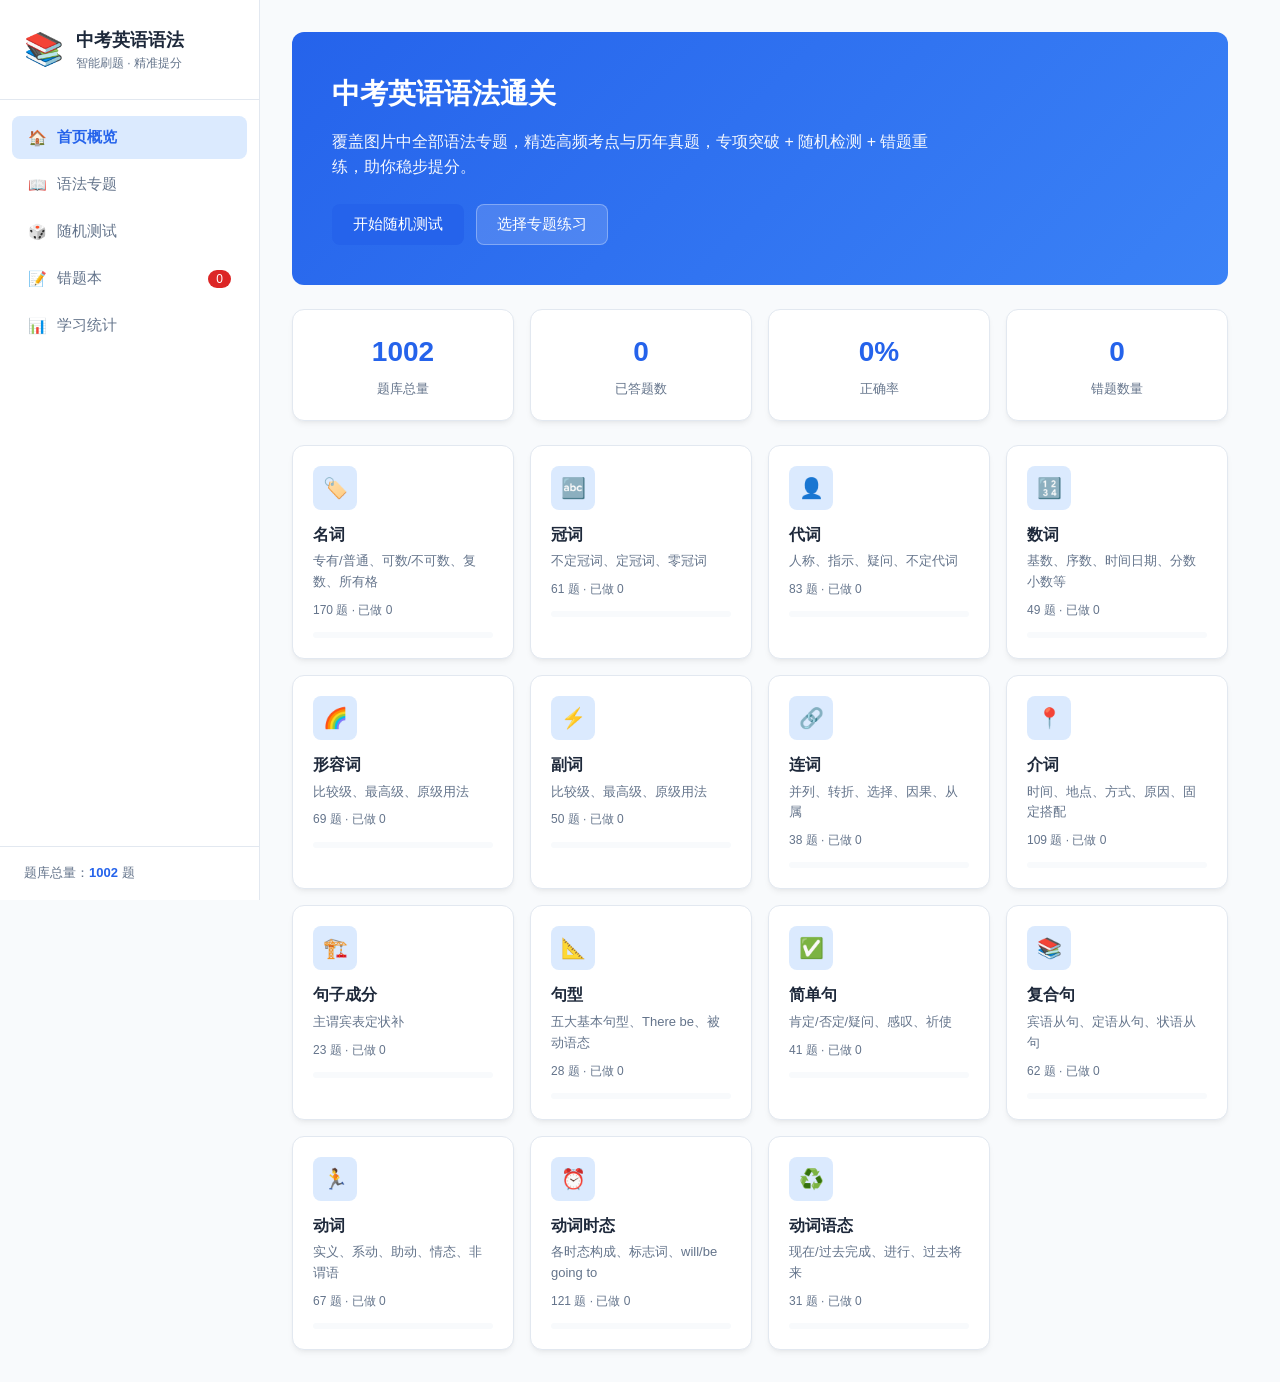
<file: index.html>
<!DOCTYPE html>
<html lang="zh-CN">
<head>
  <meta charset="UTF-8">
  <meta name="viewport" content="width=device-width, initial-scale=1.0">
  <title>中考英语语法通关 - 智能题库</title>
  <link rel="stylesheet" href="css/styles.css">
</head>
<body>
  <div class="app-container">
    <aside class="sidebar">
      <div class="brand">
        <div class="brand-icon">📚</div>
        <div>
          <h1>中考英语语法</h1>
          <p>智能刷题 · 精准提分</p>
        </div>
      </div>
      <nav class="nav-menu">
        <button class="nav-item active" data-view="dashboard">
          <span>🏠</span> 首页概览
        </button>
        <button class="nav-item" data-view="topics">
          <span>📖</span> 语法专题
        </button>
        <button class="nav-item" data-view="random">
          <span>🎲</span> 随机测试
        </button>
        <button class="nav-item" data-view="wrongbook">
          <span>📝</span> 错题本
          <span class="badge" id="wrong-count">0</span>
        </button>
        <button class="nav-item" data-view="stats">
          <span>📊</span> 学习统计
        </button>
      </nav>
      <div class="sidebar-footer">
        <p>题库总量：<strong id="total-questions">0</strong> 题</p>
      </div>
    </aside>

    <main class="main-content">
      <!-- 首页概览 -->
      <section class="view active" id="view-dashboard">
        <div class="hero">
          <h2>中考英语语法通关</h2>
          <p>覆盖图片中全部语法专题，精选高频考点与历年真题，专项突破 + 随机检测 + 错题重练，助你稳步提分。</p>
          <div class="hero-actions">
            <button class="btn btn-primary" id="btn-random-quick">开始随机测试</button>
            <button class="btn btn-secondary" id="btn-topics-quick">选择专题练习</button>
          </div>
        </div>
        <div class="dashboard-stats">
          <div class="stat-card">
            <div class="stat-value" id="dashboard-total">0</div>
            <div class="stat-label">题库总量</div>
          </div>
          <div class="stat-card">
            <div class="stat-value" id="dashboard-answered">0</div>
            <div class="stat-label">已答题数</div>
          </div>
          <div class="stat-card">
            <div class="stat-value" id="dashboard-correct">0%</div>
            <div class="stat-label">正确率</div>
          </div>
          <div class="stat-card">
            <div class="stat-value" id="dashboard-wrong">0</div>
            <div class="stat-label">错题数量</div>
          </div>
        </div>
        <div class="topic-grid" id="topic-preview"></div>
      </section>

      <!-- 语法专题 -->
      <section class="view" id="view-topics">
        <header class="view-header">
          <h2>语法专题</h2>
          <p>点击图片中任意专题开始专项练习</p>
        </header>
        <div class="topic-grid" id="topic-list"></div>
      </section>

      <!-- 专题练习 / 随机测试 答题界面 -->
      <section class="view" id="view-quiz">
        <header class="view-header quiz-header">
          <div>
            <h2 id="quiz-title">专题练习</h2>
            <p id="quiz-subtitle">第 1 题 / 共 20 题</p>
          </div>
          <div class="quiz-meta">
            <span class="timer" id="quiz-timer">⏱ 00:00</span>
            <button class="btn btn-ghost" id="btn-quit">退出</button>
          </div>
        </header>
        <div class="quiz-progress">
          <div class="progress-bar" id="progress-bar"></div>
        </div>
        <div class="quiz-card" id="quiz-card">
          <div class="question-source" id="question-source"></div>
          <div class="question-text" id="question-text"></div>
          <div class="options" id="options"></div>
          <div class="answer-area hidden" id="answer-area">
            <div class="answer-status" id="answer-status"></div>
            <div class="answer-detail">
              <h4>答案详解</h4>
              <p id="answer-explanation"></p>
              <p id="answer-knowledge" class="knowledge-point"></p>
            </div>
          </div>
          <div class="quiz-actions">
            <button class="btn btn-primary hidden" id="btn-next">下一题</button>
            <button class="btn btn-secondary hidden" id="btn-submit-quiz">交卷</button>
          </div>
        </div>
      </section>

      <!-- 结果页 -->
      <section class="view" id="view-result">
        <div class="result-card">
          <h2>测试完成</h2>
          <div class="result-score">
            <span id="result-score">0</span>
            <small>/ <span id="result-total">0</span></small>
          </div>
          <p class="result-rate" id="result-rate">正确率 0%</p>
          <p class="result-time" id="result-time">用时 00:00</p>
          <div class="result-actions">
            <button class="btn btn-primary" id="btn-review">查看解析</button>
            <button class="btn btn-secondary" id="btn-retry">再做一次</button>
            <button class="btn btn-ghost" id="btn-back-home">返回首页</button>
          </div>
        </div>
        <div class="result-detail hidden" id="result-detail">
          <h3>答题解析</h3>
          <div id="result-detail-list"></div>
        </div>
      </section>

      <!-- 错题本 -->
      <section class="view" id="view-wrongbook">
        <header class="view-header">
          <h2>错题本</h2>
          <p>自动收集答错的题目，针对性复习</p>
        </header>
        <div class="wrongbook-toolbar">
          <button class="btn btn-primary" id="btn-redo-wrong">错题重做</button>
          <button class="btn btn-danger" id="btn-clear-wrong">清空错题</button>
        </div>
        <div class="wrongbook-list" id="wrongbook-list"></div>
      </section>

      <!-- 学习统计 -->
      <section class="view" id="view-stats">
        <header class="view-header">
          <h2>学习统计</h2>
          <p>记录你的练习进度与薄弱环节</p>
        </header>
        <div class="stats-container">
          <div class="stat-overview">
            <div class="stat-card">
              <div class="stat-value" id="stats-total">0</div>
              <div class="stat-label">总题量</div>
            </div>
            <div class="stat-card">
              <div class="stat-value" id="stats-answered">0</div>
              <div class="stat-label">已答题数</div>
            </div>
            <div class="stat-card">
              <div class="stat-value" id="stats-correct">0%</div>
              <div class="stat-label">总正确率</div>
            </div>
            <div class="stat-card">
              <div class="stat-value" id="stats-wrong">0</div>
              <div class="stat-label">错题数</div>
            </div>
          </div>
          <div class="topic-stats" id="topic-stats"></div>
        </div>
      </section>
    </main>
  </div>

  <!-- 专题练习 / 随机测试 设置弹窗 -->
  <div class="modal-overlay hidden" id="modal-setup">
    <div class="modal-card">
      <h3 id="modal-setup-title">练习设置</h3>
      <p id="modal-setup-desc">选择本次练习的题数</p>
      <div class="modal-count-selector">
        <label>题数：<span id="modal-count-display">20</span></label>
        <input type="range" id="modal-count-slider" min="10" max="200" value="20" step="5">
        <div class="modal-count-presets" id="modal-presets"></div>
      </div>
      <div class="modal-actions">
        <button class="btn btn-primary" id="modal-start-btn">开始练习</button>
        <button class="btn btn-ghost" id="modal-cancel-btn">取消</button>
      </div>
    </div>
  </div>

  <script src="js/questions.js"></script>
  <script src="js/app.js"></script>
</body>
</html>
</file>
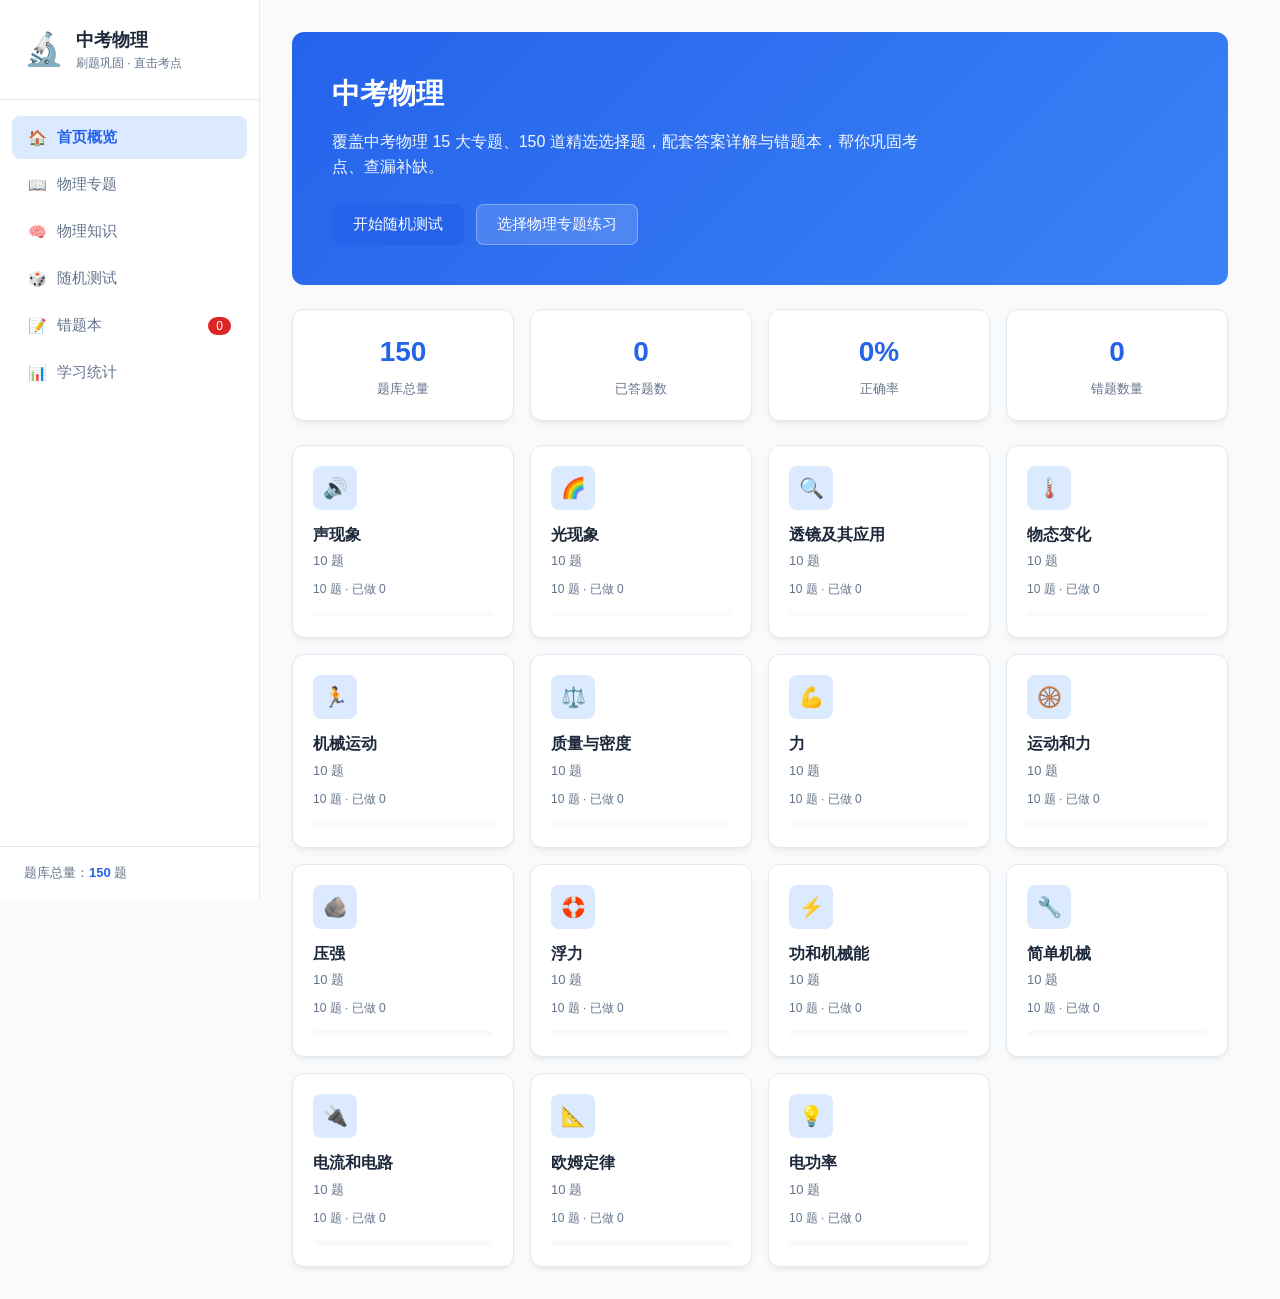
<file: physics-quiz/index.html>
<!DOCTYPE html>
<html lang="zh-CN">
<head>
  <meta charset="UTF-8">
  <meta name="viewport" content="width=device-width, initial-scale=1.0">
  <title>中考物理刷题网站</title>
  <link rel="stylesheet" href="css/styles.css">
</head>
<body>
  <div class="app-container">
    <aside class="sidebar">
      <div class="brand">
        <div class="brand-icon">🔬</div>
        <div>
          <h1>中考物理</h1>
          <p>刷题巩固 · 直击考点</p>
        </div>
      </div>
      <nav class="nav-menu">
        <button class="nav-item active" data-view="dashboard">
          <span>🏠</span> 首页概览
        </button>
        <button class="nav-item" data-view="topics">
          <span>📖</span> 物理专题
        </button>
        <button class="nav-item" data-view="grammar">
          <span>🧠</span> 物理知识
        </button>
        <button class="nav-item" data-view="random">
          <span>🎲</span> 随机测试
        </button>
        <button class="nav-item" data-view="wrongbook">
          <span>📝</span> 错题本
          <span class="badge" id="wrong-count">0</span>
        </button>
        <button class="nav-item" data-view="stats">
          <span>📊</span> 学习统计
        </button>
      </nav>
      <div class="sidebar-footer">
        <p>题库总量：<strong id="total-questions">0</strong> 题</p>
      </div>
    </aside>

    <main class="main-content">
      <!-- 首页概览 -->
      <section class="view active" id="view-dashboard">
        <div class="hero">
          <h2>中考物理</h2>
          <p>覆盖中考物理 15 大专题、150 道精选选择题，配套答案详解与错题本，帮你巩固考点、查漏补缺。</p>
          <div class="hero-actions">
            <button class="btn btn-primary" id="btn-random-quick">开始随机测试</button>
            <button class="btn btn-secondary" id="btn-topics-quick">选择物理专题练习</button>
          </div>
        </div>
        <div class="dashboard-stats">
          <div class="stat-card">
            <div class="stat-value" id="dashboard-total">0</div>
            <div class="stat-label">题库总量</div>
          </div>
          <div class="stat-card">
            <div class="stat-value" id="dashboard-answered">0</div>
            <div class="stat-label">已答题数</div>
          </div>
          <div class="stat-card">
            <div class="stat-value" id="dashboard-correct">0%</div>
            <div class="stat-label">正确率</div>
          </div>
          <div class="stat-card">
            <div class="stat-value" id="dashboard-wrong">0</div>
            <div class="stat-label">错题数量</div>
          </div>
        </div>
        <div class="topic-grid" id="topic-preview"></div>
      </section>

      <!-- 专题 -->
      <section class="view" id="view-topics">
        <header class="view-header">
          <h2>物理专题</h2>
          <p>点击任意物理专题开始专项练习</p>
        </header>
        <div class="topic-grid" id="topic-list"></div>
      </section>

      <!-- 答题界面 -->
      <section class="view" id="view-quiz">
        <header class="view-header quiz-header">
          <div>
            <h2 id="quiz-title">专项练习</h2>
            <p id="quiz-subtitle">第 1 题 / 共 20 题</p>
          </div>
          <div class="quiz-meta">
            <span class="timer" id="quiz-timer">⏱ 00:00</span>
            <button class="btn btn-ghost" id="btn-quit">退出</button>
          </div>
        </header>
        <div class="quiz-progress">
          <div class="progress-bar" id="progress-bar"></div>
        </div>
        <div class="quiz-card" id="quiz-card">
          <div class="question-source" id="question-source"></div>
          <div class="question-text" id="question-text"></div>
          <div class="options" id="options"></div>
          <div class="answer-area hidden" id="answer-area">
            <div class="answer-status" id="answer-status"></div>
            <div class="answer-detail">
              <h4>答案详解</h4>
              <p id="answer-explanation"></p>
              <p id="answer-knowledge" class="knowledge-point"></p>
            </div>
          </div>
          <div class="quiz-actions">
            <button class="btn btn-primary hidden" id="btn-next">下一题</button>
            <button class="btn btn-secondary hidden" id="btn-submit-quiz">交卷</button>
          </div>
        </div>
      </section>

      <!-- 结果页 -->
      <section class="view" id="view-result">
        <div class="result-card">
          <h2>测试完成</h2>
          <div class="result-score">
            <span id="result-score">0</span>
            <small>/ <span id="result-total">0</span></small>
          </div>
          <p class="result-rate" id="result-rate">正确率 0%</p>
          <p class="result-time" id="result-time">用时 00:00</p>
          <div class="result-actions">
            <button class="btn btn-primary" id="btn-review">查看解析</button>
            <button class="btn btn-secondary" id="btn-retry">再做一次</button>
            <button class="btn btn-ghost" id="btn-back-home">返回首页</button>
          </div>
        </div>
        <div class="result-detail hidden" id="result-detail">
          <h3>答题解析</h3>
          <div id="result-detail-list"></div>
        </div>
      </section>

      <!-- 错题本 -->
      <section class="view" id="view-wrongbook">
        <header class="view-header">
          <h2>错题本</h2>
          <p>自动收集答错的题目，针对性复习</p>
        </header>
        <div class="wrongbook-toolbar">
          <button class="btn btn-primary" id="btn-redo-wrong">错题重做</button>
          <button class="btn btn-danger" id="btn-clear-wrong">清空错题</button>
        </div>
        <div class="wrongbook-list" id="wrongbook-list"></div>
      </section>

      <!-- 知识模块 -->
      <section class="view" id="view-grammar">
        <header class="view-header">
          <h2>物理知识</h2>
          <p>按物理专题梳理关键知识点，标注中考重点 · 示例 · 易错点 · 高频考点 · 历年真题</p>
        </header>
        <div class="grammar-topics" id="grammar-topics"></div>
        <div class="grammar-content" id="grammar-content"></div>
      </section>

      <!-- 学习统计 -->
      <section class="view" id="view-stats">
        <header class="view-header">
          <h2>学习统计</h2>
          <p>记录你的练习进度与薄弱环节</p>
        </header>
        <div class="stats-container">
          <div class="stat-overview">
            <div class="stat-card">
              <div class="stat-value" id="stats-total">0</div>
              <div class="stat-label">总题量</div>
            </div>
            <div class="stat-card">
              <div class="stat-value" id="stats-answered">0</div>
              <div class="stat-label">已答题数</div>
            </div>
            <div class="stat-card">
              <div class="stat-value" id="stats-correct">0%</div>
              <div class="stat-label">总正确率</div>
            </div>
            <div class="stat-card">
              <div class="stat-value" id="stats-wrong">0</div>
              <div class="stat-label">错题数</div>
            </div>
          </div>
          <div class="topic-stats" id="topic-stats"></div>
        </div>
      </section>
    </main>
  </div>

  <!-- 选题数弹窗 -->
  <div class="modal-overlay hidden" id="modal-setup">
    <div class="modal-card">
      <h3 id="modal-setup-title">练习设置</h3>
      <p id="modal-setup-desc">选择本次练习的题数</p>
      <div class="modal-count-selector">
        <label>题数：<span id="modal-count-display">20</span></label>
        <input type="range" id="modal-count-slider" min="10" max="200" value="20" step="5">
        <div class="modal-count-presets" id="modal-presets"></div>
      </div>
      <div class="modal-actions">
        <button class="btn btn-primary" id="modal-start-btn">开始练习</button>
        <button class="btn btn-ghost" id="modal-cancel-btn">取消</button>
      </div>
    </div>
  </div>

  <script src="js/questions.js"></script>
  <script src="js/grammar.js"></script>
  <script src="js/app.js"></script>
</body>
</html>
</file>
<file: css/styles.css>
:root {
  --primary: #2563eb;
  --primary-dark: #1d4ed8;
  --primary-light: #dbeafe;
  --success: #16a34a;
  --success-light: #dcfce7;
  --danger: #dc2626;
  --danger-light: #fee2e2;
  --warning: #d97706;
  --warning-light: #fef3c7;
  --bg: #f8fafc;
  --surface: #ffffff;
  --text: #1e293b;
  --text-secondary: #64748b;
  --border: #e2e8f0;
  --shadow: 0 4px 6px -1px rgba(0, 0, 0, 0.05), 0 2px 4px -2px rgba(0, 0, 0, 0.05);
  --shadow-lg: 0 10px 15px -3px rgba(0, 0, 0, 0.08), 0 4px 6px -4px rgba(0, 0, 0, 0.08);
  --radius: 12px;
  --radius-sm: 8px;
}

* {
  box-sizing: border-box;
  margin: 0;
  padding: 0;
}

body {
  font-family: -apple-system, BlinkMacSystemFont, "Segoe UI", "PingFang SC", "Hiragino Sans GB", "Microsoft YaHei", sans-serif;
  background: var(--bg);
  color: var(--text);
  line-height: 1.6;
}

.app-container {
  display: flex;
  min-height: 100vh;
}

/* Sidebar */
.sidebar {
  width: 260px;
  background: var(--surface);
  border-right: 1px solid var(--border);
  display: flex;
  flex-direction: column;
  position: fixed;
  left: 0;
  top: 0;
  bottom: 0;
  z-index: 100;
}

.brand {
  padding: 24px;
  display: flex;
  align-items: center;
  gap: 12px;
  border-bottom: 1px solid var(--border);
}

.brand-icon {
  font-size: 32px;
}

.brand h1 {
  font-size: 18px;
  font-weight: 700;
  color: var(--text);
}

.brand p {
  font-size: 12px;
  color: var(--text-secondary);
}

.nav-menu {
  flex: 1;
  padding: 16px 12px;
  display: flex;
  flex-direction: column;
  gap: 4px;
}

.nav-item {
  display: flex;
  align-items: center;
  gap: 10px;
  width: 100%;
  padding: 12px 16px;
  border: none;
  border-radius: var(--radius-sm);
  background: transparent;
  color: var(--text-secondary);
  font-size: 15px;
  cursor: pointer;
  transition: all 0.2s;
  text-align: left;
}

.nav-item:hover {
  background: var(--bg);
  color: var(--text);
}

.nav-item.active {
  background: var(--primary-light);
  color: var(--primary);
  font-weight: 600;
}

.nav-item .badge {
  margin-left: auto;
  background: var(--danger);
  color: #fff;
  font-size: 12px;
  padding: 2px 8px;
  border-radius: 9999px;
}

.sidebar-footer {
  padding: 16px 24px;
  border-top: 1px solid var(--border);
  font-size: 13px;
  color: var(--text-secondary);
}

.sidebar-footer strong {
  color: var(--primary);
}

/* Main Content */
.main-content {
  flex: 1;
  margin-left: 260px;
  padding: 32px;
  max-width: 1000px;
}

.view {
  display: none;
  animation: fadeIn 0.3s ease;
}

.view.active {
  display: block;
}

@keyframes fadeIn {
  from { opacity: 0; transform: translateY(8px); }
  to { opacity: 1; transform: translateY(0); }
}

.view-header {
  margin-bottom: 24px;
}

.view-header h2 {
  font-size: 24px;
  font-weight: 700;
  margin-bottom: 4px;
}

.view-header p {
  color: var(--text-secondary);
}

/* Buttons */
.btn {
  display: inline-flex;
  align-items: center;
  justify-content: center;
  gap: 6px;
  padding: 10px 20px;
  border-radius: var(--radius-sm);
  border: 1px solid transparent;
  font-size: 15px;
  font-weight: 500;
  cursor: pointer;
  transition: all 0.2s;
}

.btn-primary {
  background: var(--primary);
  color: #fff;
}

.btn-primary:hover {
  background: var(--primary-dark);
}

.btn-secondary {
  background: var(--surface);
  color: var(--text);
  border-color: var(--border);
}

.btn-secondary:hover {
  background: var(--bg);
}

.btn-ghost {
  background: transparent;
  color: var(--text-secondary);
  border-color: var(--border);
}

.btn-ghost:hover {
  background: var(--bg);
  color: var(--text);
}

.btn-danger {
  background: var(--danger);
  color: #fff;
}

.btn-danger:hover {
  background: #b91c1c;
}

.btn:disabled {
  opacity: 0.6;
  cursor: not-allowed;
}

/* Hero */
.hero {
  background: linear-gradient(135deg, var(--primary) 0%, #3b82f6 100%);
  color: #fff;
  padding: 40px;
  border-radius: var(--radius);
  margin-bottom: 24px;
}

.hero h2 {
  font-size: 28px;
  margin-bottom: 12px;
}

.hero p {
  opacity: 0.95;
  margin-bottom: 24px;
  max-width: 600px;
}

.hero-actions {
  display: flex;
  gap: 12px;
}

.hero-actions .btn-secondary {
  background: rgba(255, 255, 255, 0.15);
  color: #fff;
  border-color: rgba(255, 255, 255, 0.3);
}

.hero-actions .btn-secondary:hover {
  background: rgba(255, 255, 255, 0.25);
}

/* Stats */
.dashboard-stats,
.stat-overview {
  display: grid;
  grid-template-columns: repeat(4, 1fr);
  gap: 16px;
  margin-bottom: 24px;
}

.stat-card {
  background: var(--surface);
  border: 1px solid var(--border);
  border-radius: var(--radius);
  padding: 20px;
  text-align: center;
  box-shadow: var(--shadow);
}

.stat-value {
  font-size: 28px;
  font-weight: 700;
  color: var(--primary);
  margin-bottom: 4px;
}

.stat-label {
  font-size: 13px;
  color: var(--text-secondary);
}

/* Topic Grid */
.topic-grid {
  display: grid;
  grid-template-columns: repeat(auto-fill, minmax(220px, 1fr));
  gap: 16px;
}

.topic-card {
  background: var(--surface);
  border: 1px solid var(--border);
  border-radius: var(--radius);
  padding: 20px;
  cursor: pointer;
  transition: all 0.2s;
  box-shadow: var(--shadow);
}

.topic-card:hover {
  transform: translateY(-2px);
  box-shadow: var(--shadow-lg);
  border-color: var(--primary);
}

.topic-card .topic-icon {
  width: 44px;
  height: 44px;
  border-radius: var(--radius-sm);
  background: var(--primary-light);
  color: var(--primary);
  display: flex;
  align-items: center;
  justify-content: center;
  font-size: 20px;
  margin-bottom: 12px;
}

.topic-card h3 {
  font-size: 16px;
  font-weight: 600;
  margin-bottom: 4px;
}

.topic-card p {
  font-size: 13px;
  color: var(--text-secondary);
}

.topic-card .topic-progress {
  margin-top: 12px;
  height: 6px;
  background: var(--bg);
  border-radius: 9999px;
  overflow: hidden;
}

.topic-card .topic-progress-bar {
  height: 100%;
  background: var(--primary);
  border-radius: 9999px;
  transition: width 0.3s;
}

/* Quiz */
.quiz-header {
  display: flex;
  justify-content: space-between;
  align-items: flex-start;
}

.quiz-meta {
  display: flex;
  align-items: center;
  gap: 12px;
}

.timer {
  font-size: 14px;
  color: var(--text-secondary);
  background: var(--bg);
  padding: 6px 12px;
  border-radius: var(--radius-sm);
}

.quiz-progress {
  height: 6px;
  background: var(--bg);
  border-radius: 9999px;
  margin-bottom: 24px;
  overflow: hidden;
}

.progress-bar {
  height: 100%;
  background: var(--primary);
  border-radius: 9999px;
  transition: width 0.3s;
  width: 0%;
}

.quiz-card {
  background: var(--surface);
  border: 1px solid var(--border);
  border-radius: var(--radius);
  padding: 32px;
  box-shadow: var(--shadow);
}

.question-source {
  display: inline-block;
  font-size: 12px;
  color: var(--text-secondary);
  background: var(--bg);
  padding: 4px 10px;
  border-radius: var(--radius-sm);
  margin-bottom: 16px;
}

.question-text {
  font-size: 18px;
  line-height: 1.8;
  margin-bottom: 24px;
  font-weight: 500;
}

.question-text .blank {
  display: inline-block;
  min-width: 80px;
  border-bottom: 2px solid var(--border);
  margin: 0 4px;
  text-align: center;
}

.options {
  display: flex;
  flex-direction: column;
  gap: 12px;
  margin-bottom: 24px;
}

.option {
  display: flex;
  align-items: center;
  gap: 12px;
  padding: 16px;
  border: 1px solid var(--border);
  border-radius: var(--radius-sm);
  background: var(--surface);
  cursor: pointer;
  transition: all 0.2s;
}

.option:hover {
  background: var(--bg);
  border-color: var(--primary);
}

.option.selected {
  border-color: var(--primary);
  background: var(--primary-light);
}

.option.correct {
  border-color: var(--success);
  background: var(--success-light);
}

.option.wrong {
  border-color: var(--danger);
  background: var(--danger-light);
}

.option.disabled {
  cursor: default;
}

.option-key {
  width: 28px;
  height: 28px;
  border-radius: 50%;
  background: var(--bg);
  color: var(--text-secondary);
  display: flex;
  align-items: center;
  justify-content: center;
  font-weight: 600;
  font-size: 14px;
  flex-shrink: 0;
}

.option.selected .option-key {
  background: var(--primary);
  color: #fff;
}

.option.correct .option-key {
  background: var(--success);
  color: #fff;
}

.option.wrong .option-key {
  background: var(--danger);
  color: #fff;
}

.answer-area {
  border-top: 1px solid var(--border);
  padding-top: 24px;
  margin-bottom: 24px;
}

.answer-status {
  display: inline-flex;
  align-items: center;
  gap: 6px;
  padding: 6px 12px;
  border-radius: var(--radius-sm);
  font-weight: 600;
  margin-bottom: 12px;
}

.answer-status.correct {
  background: var(--success-light);
  color: var(--success);
}

.answer-status.wrong {
  background: var(--danger-light);
  color: var(--danger);
}

.answer-detail h4 {
  font-size: 15px;
  margin-bottom: 8px;
  color: var(--text);
}

.answer-detail p {
  color: var(--text-secondary);
  margin-bottom: 8px;
}

.answer-detail .knowledge-point {
  color: var(--primary);
  font-size: 13px;
  background: var(--primary-light);
  display: inline-block;
  padding: 4px 10px;
  border-radius: var(--radius-sm);
}

.quiz-actions {
  display: flex;
  justify-content: flex-end;
  gap: 12px;
}

.hidden {
  display: none !important;
}

/* Result */
.result-card {
  background: var(--surface);
  border: 1px solid var(--border);
  border-radius: var(--radius);
  padding: 40px;
  text-align: center;
  box-shadow: var(--shadow);
  margin-bottom: 24px;
}

.result-card h2 {
  margin-bottom: 16px;
}

.result-score {
  font-size: 56px;
  font-weight: 700;
  color: var(--primary);
  line-height: 1;
}

.result-score small {
  font-size: 24px;
  color: var(--text-secondary);
}

.result-rate {
  font-size: 18px;
  color: var(--text);
  margin: 12px 0;
  font-weight: 600;
}

.result-time {
  color: var(--text-secondary);
  margin-bottom: 24px;
}

.result-actions {
  display: flex;
  justify-content: center;
  gap: 12px;
}

.result-detail {
  background: var(--surface);
  border: 1px solid var(--border);
  border-radius: var(--radius);
  padding: 24px;
  box-shadow: var(--shadow);
}

.result-detail h3 {
  margin-bottom: 16px;
}

.result-item {
  border-bottom: 1px solid var(--border);
  padding: 16px 0;
}

.result-item:last-child {
  border-bottom: none;
}

.result-item-header {
  display: flex;
  align-items: center;
  gap: 12px;
  margin-bottom: 8px;
}

.result-item-tag {
  font-size: 12px;
  padding: 2px 8px;
  border-radius: var(--radius-sm);
}

.result-item-tag.correct {
  background: var(--success-light);
  color: var(--success);
}

.result-item-tag.wrong {
  background: var(--danger-light);
  color: var(--danger);
}

/* Wrongbook */
.wrongbook-toolbar {
  display: flex;
  gap: 12px;
  margin-bottom: 24px;
}

.wrongbook-list {
  display: flex;
  flex-direction: column;
  gap: 16px;
}

.wrongbook-item {
  background: var(--surface);
  border: 1px solid var(--border);
  border-radius: var(--radius);
  padding: 20px;
  box-shadow: var(--shadow);
}

.wrongbook-item .question-text {
  font-size: 16px;
  margin-bottom: 12px;
}

.wrongbook-item .answer-row {
  display: flex;
  gap: 24px;
  font-size: 14px;
  color: var(--text-secondary);
  margin-bottom: 8px;
}

.wrongbook-item .answer-row strong {
  color: var(--success);
}

.wrongbook-item .answer-row strong.wrong-answer {
  color: var(--danger);
}

.wrongbook-item .explanation {
  font-size: 14px;
  color: var(--text-secondary);
  margin-top: 12px;
  padding-top: 12px;
  border-top: 1px solid var(--border);
}

.empty-state {
  text-align: center;
  padding: 60px 20px;
  color: var(--text-secondary);
}

.empty-state .icon {
  font-size: 48px;
  margin-bottom: 16px;
}

/* Stats */
.topic-stats {
  background: var(--surface);
  border: 1px solid var(--border);
  border-radius: var(--radius);
  padding: 24px;
  box-shadow: var(--shadow);
}

.topic-stats h3 {
  margin-bottom: 16px;
}

.topic-stat-row {
  display: flex;
  justify-content: space-between;
  align-items: center;
  padding: 12px 0;
  border-bottom: 1px solid var(--border);
}

.topic-stat-row:last-child {
  border-bottom: none;
}

.topic-stat-info {
  flex: 1;
}

.topic-stat-info h4 {
  font-size: 15px;
  font-weight: 600;
}

.topic-stat-info p {
  font-size: 13px;
  color: var(--text-secondary);
}

.topic-stat-numbers {
  text-align: right;
  min-width: 120px;
}

.topic-stat-numbers .rate {
  font-size: 18px;
  font-weight: 700;
  color: var(--primary);
}

.topic-stat-numbers .count {
  font-size: 13px;
  color: var(--text-secondary);
}

.wrongbook-item .wrongbook-actions {
  display: flex;
  justify-content: flex-end;
  margin-top: 12px;
  padding-top: 12px;
  border-top: 1px solid var(--border);
}

.btn-remove-wrong {
  font-size: 13px;
  padding: 6px 14px;
  border: 1px solid var(--border);
  border-radius: var(--radius-sm);
  background: var(--surface);
  color: var(--text-secondary);
  cursor: pointer;
  transition: all 0.2s;
}

.btn-remove-wrong:hover {
  background: var(--danger-light);
  color: var(--danger);
  border-color: var(--danger);
}

/* Modal */
.modal-overlay {
  position: fixed;
  inset: 0;
  background: rgba(0, 0, 0, 0.4);
  display: flex;
  align-items: center;
  justify-content: center;
  z-index: 200;
  animation: fadeIn 0.2s ease;
}

.modal-overlay.hidden {
  display: none !important;
}

.modal-card {
  background: var(--surface);
  border-radius: var(--radius);
  padding: 32px;
  width: 420px;
  max-width: 90vw;
  box-shadow: var(--shadow-lg);
}

.modal-card h3 {
  font-size: 20px;
  font-weight: 700;
  margin-bottom: 4px;
}

.modal-card p {
  color: var(--text-secondary);
  font-size: 14px;
  margin-bottom: 24px;
}

.modal-count-selector {
  margin-bottom: 24px;
}

.modal-count-selector label {
  font-size: 15px;
  font-weight: 600;
  margin-bottom: 12px;
  display: block;
}

.modal-count-selector #modal-count-display {
  color: var(--primary);
  font-size: 20px;
}

.modal-count-selector input[type="range"] {
  width: 100%;
  height: 8px;
  -webkit-appearance: none;
  appearance: none;
  background: var(--bg);
  border-radius: 9999px;
  outline: none;
  margin-bottom: 16px;
}

.modal-count-selector input[type="range"]::-webkit-slider-thumb {
  -webkit-appearance: none;
  appearance: none;
  width: 20px;
  height: 20px;
  border-radius: 50%;
  background: var(--primary);
  cursor: pointer;
}

.modal-count-presets {
  display: flex;
  gap: 8px;
  flex-wrap: wrap;
}

.modal-count-presets .preset-btn {
  padding: 6px 14px;
  border-radius: var(--radius-sm);
  border: 1px solid var(--border);
  background: var(--surface);
  color: var(--text-secondary);
  font-size: 14px;
  cursor: pointer;
  transition: all 0.2s;
}

.modal-count-presets .preset-btn:hover,
.modal-count-presets .preset-btn.active {
  background: var(--primary-light);
  color: var(--primary);
  border-color: var(--primary);
}

.modal-actions {
  display: flex;
  justify-content: flex-end;
  gap: 12px;
}

/* Responsive */
@media (max-width: 900px) {
  .sidebar {
    width: 100%;
    position: static;
    border-right: none;
    border-bottom: 1px solid var(--border);
  }
  .app-container {
    flex-direction: column;
  }
  .main-content {
    margin-left: 0;
    padding: 20px;
  }
  .dashboard-stats,
  .stat-overview {
    grid-template-columns: repeat(2, 1fr);
  }
}

@media (max-width: 600px) {
  .hero-actions,
  .result-actions,
  .wrongbook-toolbar,
  .quiz-meta {
    flex-direction: column;
  }
  .quiz-header {
    flex-direction: column;
    gap: 12px;
  }
  .dashboard-stats,
  .stat-overview {
    grid-template-columns: 1fr;
  }
  .modal-card {
    width: 95vw;
    padding: 24px;
  }
}
</file>
<file: physics-quiz/css/styles.css>
:root {
  --primary: #2563eb;
  --primary-dark: #1d4ed8;
  --primary-light: #dbeafe;
  --success: #16a34a;
  --success-light: #dcfce7;
  --danger: #dc2626;
  --danger-light: #fee2e2;
  --warning: #d97706;
  --warning-light: #fef3c7;
  --bg: #f8fafc;
  --surface: #ffffff;
  --text: #1e293b;
  --text-secondary: #64748b;
  --border: #e2e8f0;
  --shadow: 0 4px 6px -1px rgba(0, 0, 0, 0.05), 0 2px 4px -2px rgba(0, 0, 0, 0.05);
  --shadow-lg: 0 10px 15px -3px rgba(0, 0, 0, 0.08), 0 4px 6px -4px rgba(0, 0, 0, 0.08);
  --radius: 12px;
  --radius-sm: 8px;
}

* {
  box-sizing: border-box;
  margin: 0;
  padding: 0;
}

body {
  font-family: -apple-system, BlinkMacSystemFont, "Segoe UI", "PingFang SC", "Hiragino Sans GB", "Microsoft YaHei", sans-serif;
  background: var(--bg);
  color: var(--text);
  line-height: 1.6;
}

.app-container {
  display: flex;
  min-height: 100vh;
}

/* Sidebar */
.sidebar {
  width: 260px;
  background: var(--surface);
  border-right: 1px solid var(--border);
  display: flex;
  flex-direction: column;
  position: fixed;
  left: 0;
  top: 0;
  bottom: 0;
  z-index: 100;
}

.brand {
  padding: 24px;
  display: flex;
  align-items: center;
  gap: 12px;
  border-bottom: 1px solid var(--border);
}

.brand-icon {
  font-size: 32px;
}

.brand h1 {
  font-size: 18px;
  font-weight: 700;
  color: var(--text);
}

.brand p {
  font-size: 12px;
  color: var(--text-secondary);
}

.nav-menu {
  flex: 1;
  padding: 16px 12px;
  display: flex;
  flex-direction: column;
  gap: 4px;
}

.nav-item {
  display: flex;
  align-items: center;
  gap: 10px;
  width: 100%;
  padding: 12px 16px;
  border: none;
  border-radius: var(--radius-sm);
  background: transparent;
  color: var(--text-secondary);
  font-size: 15px;
  cursor: pointer;
  transition: all 0.2s;
  text-align: left;
}

.nav-item:hover {
  background: var(--bg);
  color: var(--text);
}

.nav-item.active {
  background: var(--primary-light);
  color: var(--primary);
  font-weight: 600;
}

.nav-item .badge {
  margin-left: auto;
  background: var(--danger);
  color: #fff;
  font-size: 12px;
  padding: 2px 8px;
  border-radius: 9999px;
}

.sidebar-footer {
  padding: 16px 24px;
  border-top: 1px solid var(--border);
  font-size: 13px;
  color: var(--text-secondary);
}

.sidebar-footer strong {
  color: var(--primary);
}

/* Main Content */
.main-content {
  flex: 1;
  margin-left: 260px;
  padding: 32px;
  max-width: 1000px;
}

.view {
  display: none;
  animation: fadeIn 0.3s ease;
}

.view.active {
  display: block;
}

@keyframes fadeIn {
  from { opacity: 0; transform: translateY(8px); }
  to { opacity: 1; transform: translateY(0); }
}

.view-header {
  margin-bottom: 24px;
}

.view-header h2 {
  font-size: 24px;
  font-weight: 700;
  margin-bottom: 4px;
}

.view-header p {
  color: var(--text-secondary);
}

/* Buttons */
.btn {
  display: inline-flex;
  align-items: center;
  justify-content: center;
  gap: 6px;
  padding: 10px 20px;
  border-radius: var(--radius-sm);
  border: 1px solid transparent;
  font-size: 15px;
  font-weight: 500;
  cursor: pointer;
  transition: all 0.2s;
}

.btn-primary {
  background: var(--primary);
  color: #fff;
}

.btn-primary:hover {
  background: var(--primary-dark);
}

.btn-secondary {
  background: var(--surface);
  color: var(--text);
  border-color: var(--border);
}

.btn-secondary:hover {
  background: var(--bg);
}

.btn-ghost {
  background: transparent;
  color: var(--text-secondary);
  border-color: var(--border);
}

.btn-ghost:hover {
  background: var(--bg);
  color: var(--text);
}

.btn-danger {
  background: var(--danger);
  color: #fff;
}

.btn-danger:hover {
  background: #b91c1c;
}

.btn:disabled {
  opacity: 0.6;
  cursor: not-allowed;
}

/* Hero */
.hero {
  background: linear-gradient(135deg, var(--primary) 0%, #3b82f6 100%);
  color: #fff;
  padding: 40px;
  border-radius: var(--radius);
  margin-bottom: 24px;
}

.hero h2 {
  font-size: 28px;
  margin-bottom: 12px;
}

.hero p {
  opacity: 0.95;
  margin-bottom: 24px;
  max-width: 600px;
}

.hero-actions {
  display: flex;
  gap: 12px;
}

.hero-actions .btn-secondary {
  background: rgba(255, 255, 255, 0.15);
  color: #fff;
  border-color: rgba(255, 255, 255, 0.3);
}

.hero-actions .btn-secondary:hover {
  background: rgba(255, 255, 255, 0.25);
}

/* Stats */
.dashboard-stats,
.stat-overview {
  display: grid;
  grid-template-columns: repeat(4, 1fr);
  gap: 16px;
  margin-bottom: 24px;
}

.stat-card {
  background: var(--surface);
  border: 1px solid var(--border);
  border-radius: var(--radius);
  padding: 20px;
  text-align: center;
  box-shadow: var(--shadow);
}

.stat-value {
  font-size: 28px;
  font-weight: 700;
  color: var(--primary);
  margin-bottom: 4px;
}

.stat-label {
  font-size: 13px;
  color: var(--text-secondary);
}

/* Topic Grid */
.topic-grid {
  display: grid;
  grid-template-columns: repeat(auto-fill, minmax(220px, 1fr));
  gap: 16px;
}

.topic-card {
  background: var(--surface);
  border: 1px solid var(--border);
  border-radius: var(--radius);
  padding: 20px;
  cursor: pointer;
  transition: all 0.2s;
  box-shadow: var(--shadow);
}

.topic-card:hover {
  transform: translateY(-2px);
  box-shadow: var(--shadow-lg);
  border-color: var(--primary);
}

.topic-card .topic-icon {
  width: 44px;
  height: 44px;
  border-radius: var(--radius-sm);
  background: var(--primary-light);
  color: var(--primary);
  display: flex;
  align-items: center;
  justify-content: center;
  font-size: 20px;
  margin-bottom: 12px;
}

.topic-card h3 {
  font-size: 16px;
  font-weight: 600;
  margin-bottom: 4px;
}

.topic-card p {
  font-size: 13px;
  color: var(--text-secondary);
}

.topic-card .topic-progress {
  margin-top: 12px;
  height: 6px;
  background: var(--bg);
  border-radius: 9999px;
  overflow: hidden;
}

.topic-card .topic-progress-bar {
  height: 100%;
  background: var(--primary);
  border-radius: 9999px;
  transition: width 0.3s;
}

/* Quiz */
.quiz-header {
  display: flex;
  justify-content: space-between;
  align-items: flex-start;
}

.quiz-meta {
  display: flex;
  align-items: center;
  gap: 12px;
}

.timer {
  font-size: 14px;
  color: var(--text-secondary);
  background: var(--bg);
  padding: 6px 12px;
  border-radius: var(--radius-sm);
}

.quiz-progress {
  height: 6px;
  background: var(--bg);
  border-radius: 9999px;
  margin-bottom: 24px;
  overflow: hidden;
}

.progress-bar {
  height: 100%;
  background: var(--primary);
  border-radius: 9999px;
  transition: width 0.3s;
  width: 0%;
}

.quiz-card {
  background: var(--surface);
  border: 1px solid var(--border);
  border-radius: var(--radius);
  padding: 32px;
  box-shadow: var(--shadow);
}

.question-source {
  display: inline-block;
  font-size: 12px;
  color: var(--text-secondary);
  background: var(--bg);
  padding: 4px 10px;
  border-radius: var(--radius-sm);
  margin-bottom: 16px;
}

.question-text {
  font-size: 18px;
  line-height: 1.8;
  margin-bottom: 24px;
  font-weight: 500;
}

.question-text .blank {
  display: inline-block;
  min-width: 80px;
  border-bottom: 2px solid var(--border);
  margin: 0 4px;
  text-align: center;
}

.options {
  display: flex;
  flex-direction: column;
  gap: 12px;
  margin-bottom: 24px;
}

.option {
  display: flex;
  align-items: center;
  gap: 12px;
  padding: 16px;
  border: 1px solid var(--border);
  border-radius: var(--radius-sm);
  background: var(--surface);
  cursor: pointer;
  transition: all 0.2s;
}

.option:hover {
  background: var(--bg);
  border-color: var(--primary);
}

.option.selected {
  border-color: var(--primary);
  background: var(--primary-light);
}

.option.correct {
  border-color: var(--success);
  background: var(--success-light);
}

.option.wrong {
  border-color: var(--danger);
  background: var(--danger-light);
}

.option.disabled {
  cursor: default;
}

.option-key {
  width: 28px;
  height: 28px;
  border-radius: 50%;
  background: var(--bg);
  color: var(--text-secondary);
  display: flex;
  align-items: center;
  justify-content: center;
  font-weight: 600;
  font-size: 14px;
  flex-shrink: 0;
}

.option.selected .option-key {
  background: var(--primary);
  color: #fff;
}

.option.correct .option-key {
  background: var(--success);
  color: #fff;
}

.option.wrong .option-key {
  background: var(--danger);
  color: #fff;
}

.answer-area {
  border-top: 1px solid var(--border);
  padding-top: 24px;
  margin-bottom: 24px;
}

.answer-status {
  display: inline-flex;
  align-items: center;
  gap: 6px;
  padding: 6px 12px;
  border-radius: var(--radius-sm);
  font-weight: 600;
  margin-bottom: 12px;
}

.answer-status.correct {
  background: var(--success-light);
  color: var(--success);
}

.answer-status.wrong {
  background: var(--danger-light);
  color: var(--danger);
}

.answer-detail h4 {
  font-size: 15px;
  margin-bottom: 8px;
  color: var(--text);
}

.answer-detail p {
  color: var(--text-secondary);
  margin-bottom: 8px;
}

.answer-detail .knowledge-point {
  color: var(--primary);
  font-size: 13px;
  background: var(--primary-light);
  display: inline-block;
  padding: 4px 10px;
  border-radius: var(--radius-sm);
}

.quiz-actions {
  display: flex;
  justify-content: flex-end;
  gap: 12px;
}

.hidden {
  display: none !important;
}

/* Result */
.result-card {
  background: var(--surface);
  border: 1px solid var(--border);
  border-radius: var(--radius);
  padding: 40px;
  text-align: center;
  box-shadow: var(--shadow);
  margin-bottom: 24px;
}

.result-card h2 {
  margin-bottom: 16px;
}

.result-score {
  font-size: 56px;
  font-weight: 700;
  color: var(--primary);
  line-height: 1;
}

.result-score small {
  font-size: 24px;
  color: var(--text-secondary);
}

.result-rate {
  font-size: 18px;
  color: var(--text);
  margin: 12px 0;
  font-weight: 600;
}

.result-time {
  color: var(--text-secondary);
  margin-bottom: 24px;
}

.result-actions {
  display: flex;
  justify-content: center;
  gap: 12px;
}

.result-detail {
  background: var(--surface);
  border: 1px solid var(--border);
  border-radius: var(--radius);
  padding: 24px;
  box-shadow: var(--shadow);
}

.result-detail h3 {
  margin-bottom: 16px;
}

.result-item {
  border-bottom: 1px solid var(--border);
  padding: 16px 0;
}

.result-item:last-child {
  border-bottom: none;
}

.result-item-header {
  display: flex;
  align-items: center;
  gap: 12px;
  margin-bottom: 8px;
}

.result-item-tag {
  font-size: 12px;
  padding: 2px 8px;
  border-radius: var(--radius-sm);
}

.result-item-tag.correct {
  background: var(--success-light);
  color: var(--success);
}

.result-item-tag.wrong {
  background: var(--danger-light);
  color: var(--danger);
}

/* Wrongbook */
.wrongbook-toolbar {
  display: flex;
  gap: 12px;
  margin-bottom: 24px;
}

.wrongbook-list {
  display: flex;
  flex-direction: column;
  gap: 16px;
}

.wrongbook-item {
  background: var(--surface);
  border: 1px solid var(--border);
  border-radius: var(--radius);
  padding: 20px;
  box-shadow: var(--shadow);
}

.wrongbook-item .question-text {
  font-size: 16px;
  margin-bottom: 12px;
}

.wrongbook-item .answer-row {
  display: flex;
  gap: 24px;
  font-size: 14px;
  color: var(--text-secondary);
  margin-bottom: 8px;
}

.wrongbook-item .answer-row strong {
  color: var(--success);
}

.wrongbook-item .answer-row strong.wrong-answer {
  color: var(--danger);
}

.wrongbook-item .explanation {
  font-size: 14px;
  color: var(--text-secondary);
  margin-top: 12px;
  padding-top: 12px;
  border-top: 1px solid var(--border);
}

.empty-state {
  text-align: center;
  padding: 60px 20px;
  color: var(--text-secondary);
}

.empty-state .icon {
  font-size: 48px;
  margin-bottom: 16px;
}

/* Stats */
.topic-stats {
  background: var(--surface);
  border: 1px solid var(--border);
  border-radius: var(--radius);
  padding: 24px;
  box-shadow: var(--shadow);
}

.topic-stats h3 {
  margin-bottom: 16px;
}

.topic-stat-row {
  display: flex;
  justify-content: space-between;
  align-items: center;
  padding: 12px 0;
  border-bottom: 1px solid var(--border);
}

.topic-stat-row:last-child {
  border-bottom: none;
}

.topic-stat-info {
  flex: 1;
}

.topic-stat-info h4 {
  font-size: 15px;
  font-weight: 600;
}

.topic-stat-info p {
  font-size: 13px;
  color: var(--text-secondary);
}

.topic-stat-numbers {
  text-align: right;
  min-width: 120px;
}

.topic-stat-numbers .rate {
  font-size: 18px;
  font-weight: 700;
  color: var(--primary);
}

.topic-stat-numbers .count {
  font-size: 13px;
  color: var(--text-secondary);
}

.wrongbook-item .wrongbook-actions {
  display: flex;
  justify-content: flex-end;
  margin-top: 12px;
  padding-top: 12px;
  border-top: 1px solid var(--border);
}

.btn-remove-wrong {
  font-size: 13px;
  padding: 6px 14px;
  border: 1px solid var(--border);
  border-radius: var(--radius-sm);
  background: var(--surface);
  color: var(--text-secondary);
  cursor: pointer;
  transition: all 0.2s;
}

.btn-remove-wrong:hover {
  background: var(--danger-light);
  color: var(--danger);
  border-color: var(--danger);
}

/* Modal */
.modal-overlay {
  position: fixed;
  inset: 0;
  background: rgba(0, 0, 0, 0.4);
  display: flex;
  align-items: center;
  justify-content: center;
  z-index: 200;
  animation: fadeIn 0.2s ease;
}

.modal-overlay.hidden {
  display: none !important;
}

.modal-card {
  background: var(--surface);
  border-radius: var(--radius);
  padding: 32px;
  width: 420px;
  max-width: 90vw;
  box-shadow: var(--shadow-lg);
}

.modal-card h3 {
  font-size: 20px;
  font-weight: 700;
  margin-bottom: 4px;
}

.modal-card p {
  color: var(--text-secondary);
  font-size: 14px;
  margin-bottom: 24px;
}

.modal-count-selector {
  margin-bottom: 24px;
}

.modal-count-selector label {
  font-size: 15px;
  font-weight: 600;
  margin-bottom: 12px;
  display: block;
}

.modal-count-selector #modal-count-display {
  color: var(--primary);
  font-size: 20px;
}

.modal-count-selector input[type="range"] {
  width: 100%;
  height: 8px;
  -webkit-appearance: none;
  appearance: none;
  background: var(--bg);
  border-radius: 9999px;
  outline: none;
  margin-bottom: 16px;
}

.modal-count-selector input[type="range"]::-webkit-slider-thumb {
  -webkit-appearance: none;
  appearance: none;
  width: 20px;
  height: 20px;
  border-radius: 50%;
  background: var(--primary);
  cursor: pointer;
}

.modal-count-presets {
  display: flex;
  gap: 8px;
  flex-wrap: wrap;
}

.modal-count-presets .preset-btn {
  padding: 6px 14px;
  border-radius: var(--radius-sm);
  border: 1px solid var(--border);
  background: var(--surface);
  color: var(--text-secondary);
  font-size: 14px;
  cursor: pointer;
  transition: all 0.2s;
}

.modal-count-presets .preset-btn:hover,
.modal-count-presets .preset-btn.active {
  background: var(--primary-light);
  color: var(--primary);
  border-color: var(--primary);
}

.modal-actions {
  display: flex;
  justify-content: flex-end;
  gap: 12px;
}

/* Grammar Knowledge */
.grammar-topics {
  display: flex;
  flex-wrap: wrap;
  gap: 10px;
  margin-bottom: 28px;
}

.grammar-chip {
  padding: 8px 16px;
  border-radius: 9999px;
  border: 1px solid var(--border);
  background: var(--surface);
  color: var(--text-secondary);
  font-size: 14px;
  font-weight: 500;
  cursor: pointer;
  transition: all 0.2s;
  box-shadow: var(--shadow);
}

.grammar-chip:hover {
  border-color: var(--primary);
  color: var(--primary);
}

.grammar-chip.active {
  background: var(--primary);
  border-color: var(--primary);
  color: #fff;
}

.grammar-topic-header {
  display: flex;
  align-items: baseline;
  gap: 12px;
  margin-bottom: 20px;
}

.grammar-topic-header h3 {
  font-size: 22px;
  font-weight: 700;
}

.grammar-count {
  font-size: 13px;
  color: var(--text-secondary);
}

.grammar-content {
  display: flex;
  flex-direction: column;
  gap: 20px;
}

.grammar-point {
  background: var(--surface);
  border: 1px solid var(--border);
  border-radius: var(--radius);
  padding: 24px;
  box-shadow: var(--shadow);
}

.grammar-point-title {
  font-size: 18px;
  font-weight: 700;
  margin-bottom: 16px;
  display: flex;
  align-items: center;
  gap: 10px;
}

.grammar-key-tag {
  font-size: 12px;
  font-weight: 600;
  color: #fff;
  background: var(--danger);
  padding: 2px 10px;
  border-radius: 9999px;
  letter-spacing: 0.5px;
}

.grammar-field {
  margin-bottom: 14px;
}

.grammar-field:last-child {
  margin-bottom: 0;
}

.grammar-field p {
  font-size: 15px;
  color: var(--text);
  line-height: 1.7;
  padding-left: 2px;
}

.grammar-label {
  display: inline-block;
  font-size: 13px;
  font-weight: 600;
  color: var(--primary);
  margin-bottom: 4px;
}

.grammar-field.grammar-error .grammar-label {
  color: var(--warning);
}

.grammar-field.grammar-high .grammar-label {
  color: var(--danger);
}

.grammar-field.grammar-exam .grammar-label {
  color: var(--success);
}

.grammar-field.grammar-error {
  background: #fffbeb;
  border-left: 3px solid var(--warning);
  padding: 10px 14px;
  border-radius: 0 var(--radius-sm) var(--radius-sm) 0;
}

.grammar-field.grammar-high {
  background: #fef2f2;
  border-left: 3px solid var(--danger);
  padding: 10px 14px;
  border-radius: 0 var(--radius-sm) var(--radius-sm) 0;
}

.grammar-field.grammar-exam {
  background: #f0fdf4;
  border-left: 3px solid var(--success);
  padding: 10px 14px;
  border-radius: 0 var(--radius-sm) var(--radius-sm) 0;
}

/* 完整规则 / 关键知识点 */
.grammar-field.grammar-rules {
  background: #f8fafc;
  border-left: 3px solid var(--primary);
  padding: 10px 14px;
  border-radius: 0 var(--radius-sm) var(--radius-sm) 0;
}

.grammar-field.grammar-keypoints {
  background: #eff6ff;
  border-left: 3px solid var(--primary-dark);
  padding: 10px 14px;
  border-radius: 0 var(--radius-sm) var(--radius-sm) 0;
}

.grammar-field.grammar-keypoints .grammar-label {
  color: var(--primary-dark);
}

/* 历年真题卡片 */
.exam-item {
  background: #ffffff;
  border: 1px solid var(--border);
  border-radius: var(--radius-sm);
  padding: 12px 14px;
  margin-bottom: 12px;
}

.exam-item:last-child {
  margin-bottom: 0;
}

.exam-meta {
  font-size: 13px;
  font-weight: 600;
  color: var(--success);
  margin-bottom: 6px;
}

.exam-q {
  font-size: 15px;
  color: var(--text);
  margin-bottom: 8px;
}

.exam-options {
  display: flex;
  flex-direction: column;
  gap: 4px;
  margin-bottom: 8px;
}

.exam-opt {
  font-size: 14px;
  color: var(--text-secondary);
  padding: 2px 0;
}

.exam-opt.correct {
  color: var(--success);
  font-weight: 600;
}

.exam-ans {
  font-size: 14px;
  color: var(--text-secondary);
  border-top: 1px dashed var(--border);
  padding-top: 8px;
}

/* Responsive */
@media (max-width: 900px) {
  .sidebar {
    width: 100%;
    position: static;
    border-right: none;
    border-bottom: 1px solid var(--border);
  }
  .app-container {
    flex-direction: column;
  }
  .main-content {
    margin-left: 0;
    padding: 20px;
  }
  .dashboard-stats,
  .stat-overview {
    grid-template-columns: repeat(2, 1fr);
  }
}

@media (max-width: 600px) {
  .hero-actions,
  .result-actions,
  .wrongbook-toolbar,
  .quiz-meta {
    flex-direction: column;
  }
  .quiz-header {
    flex-direction: column;
    gap: 12px;
  }
  .dashboard-stats,
  .stat-overview {
    grid-template-columns: 1fr;
  }
  .modal-card {
    width: 95vw;
    padding: 24px;
  }
}
</file>
